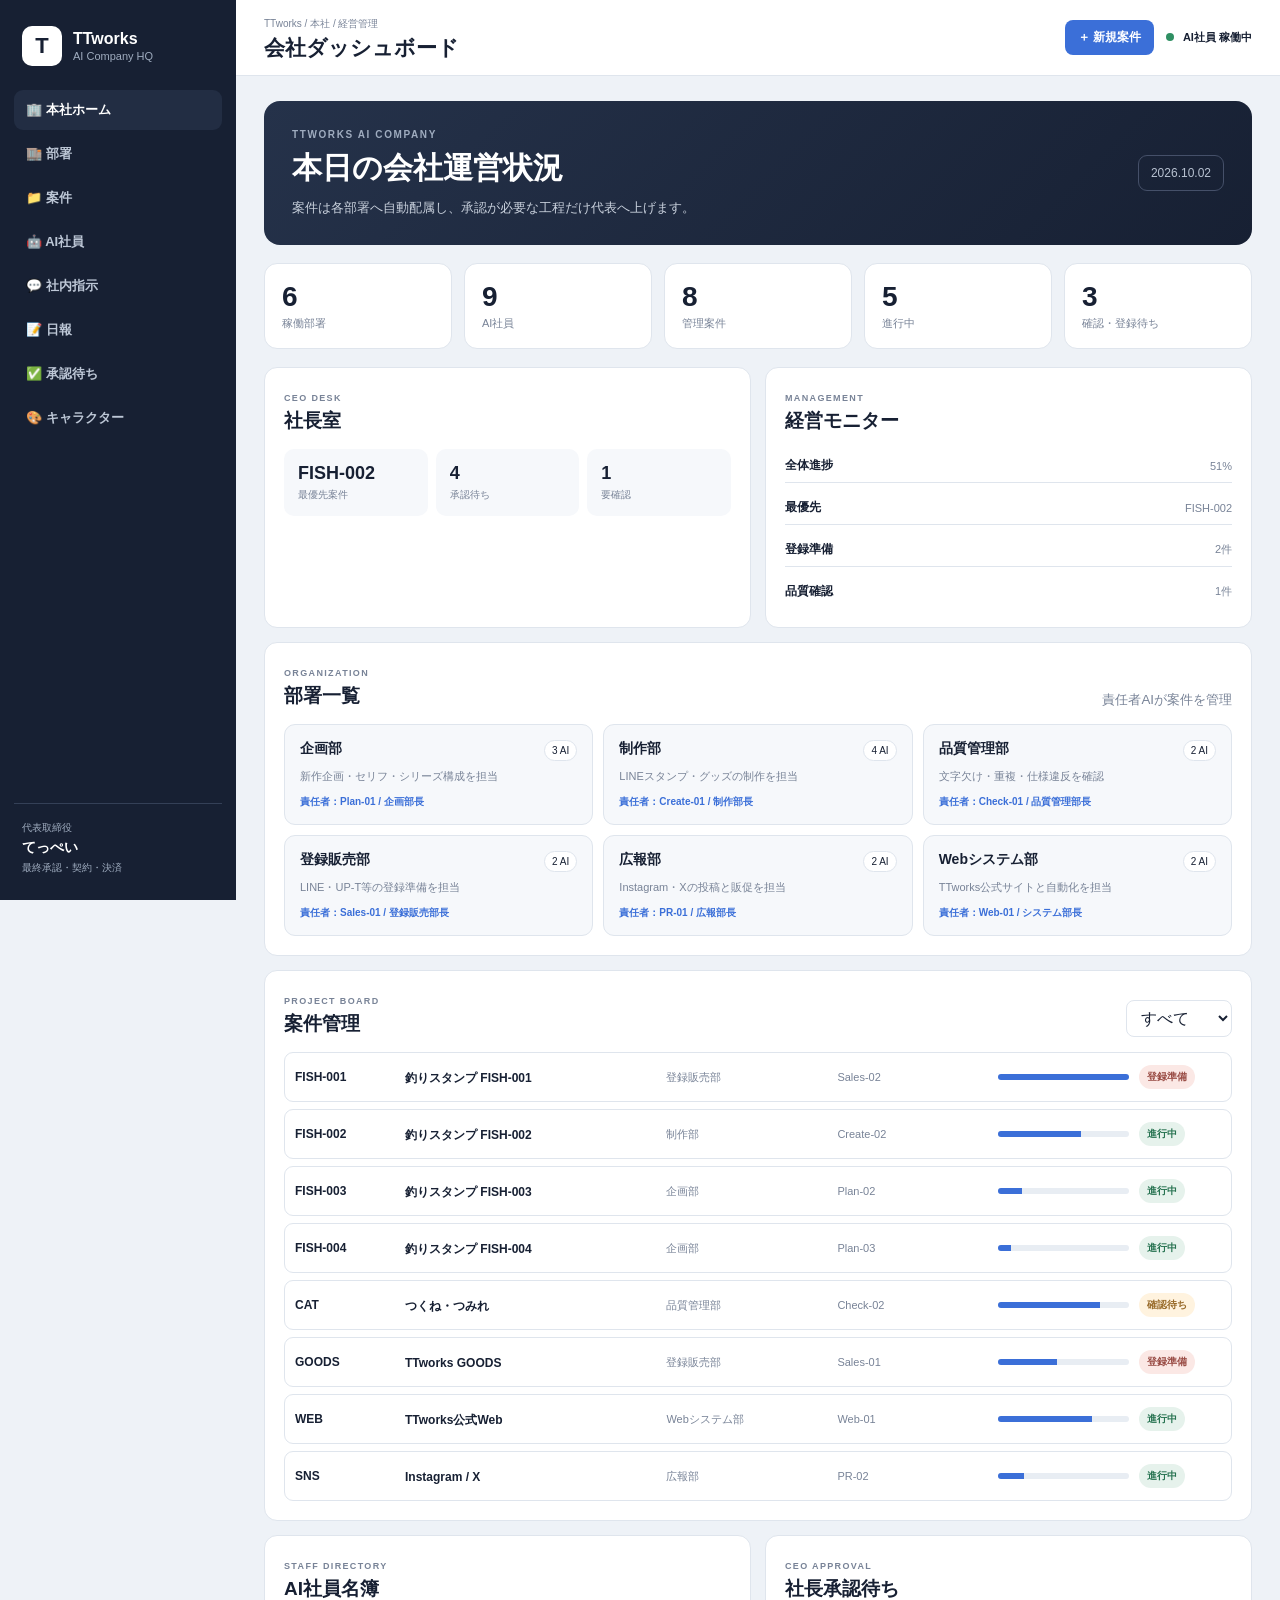
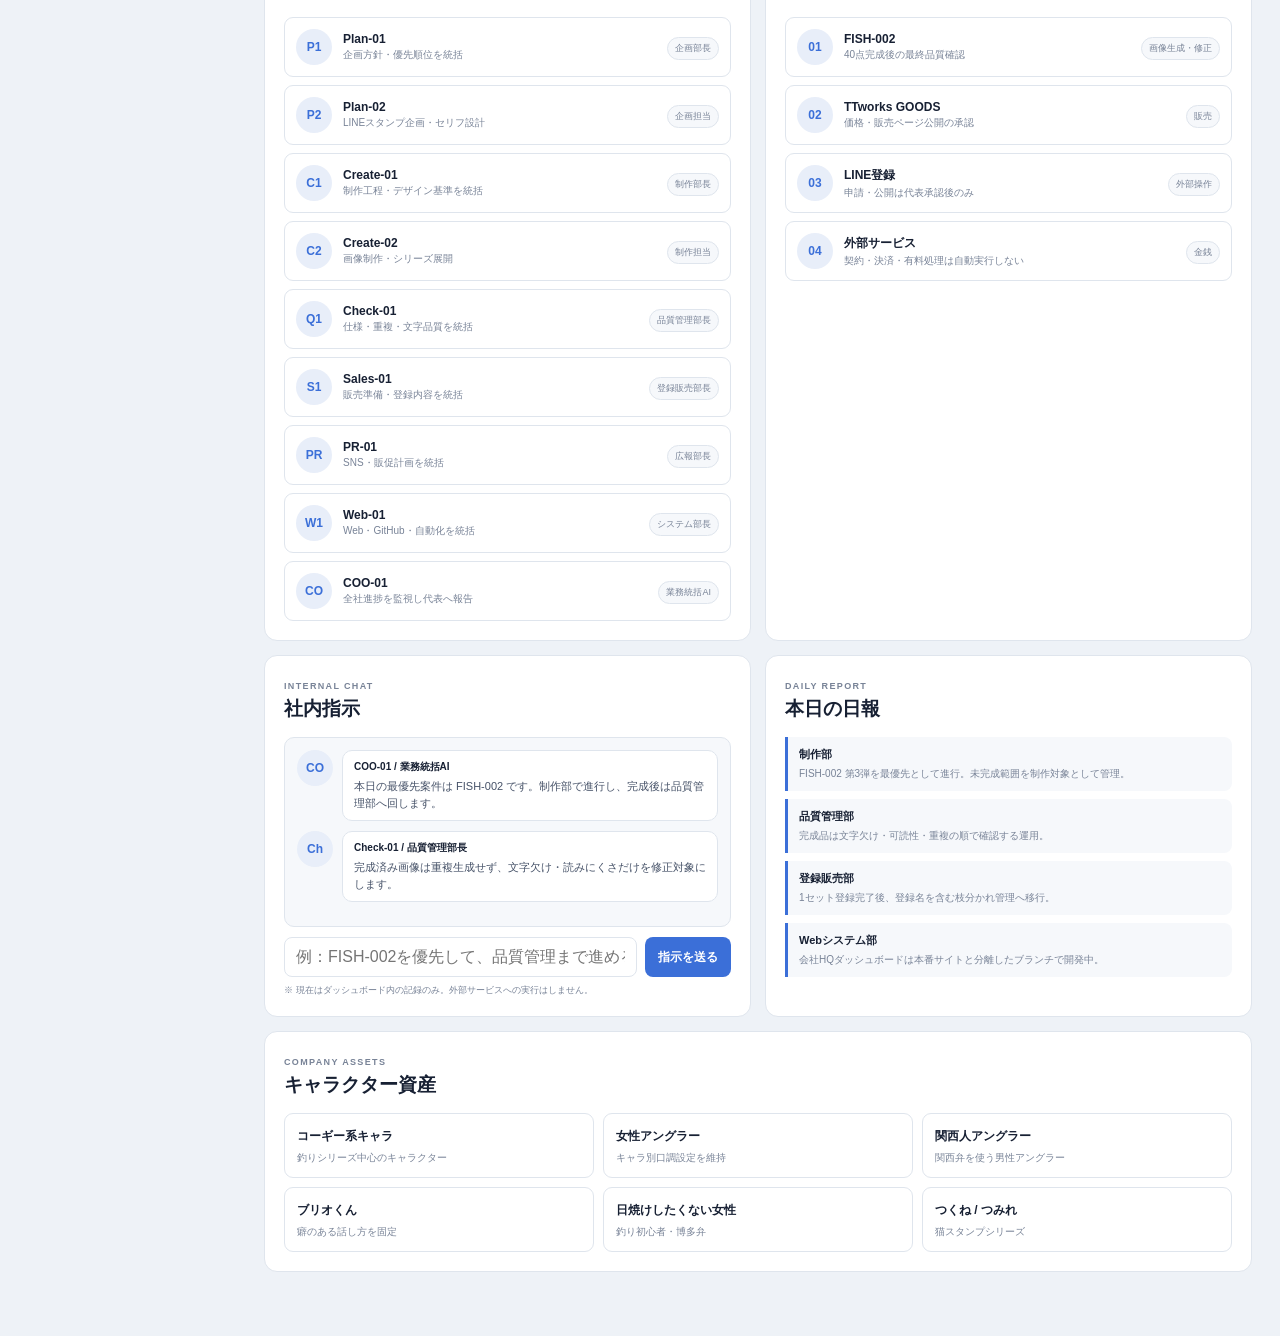
<file: dashboard/index.html>
<!doctype html>
<html lang="ja">
<head>
  <meta charset="utf-8">
  <meta name="viewport" content="width=device-width,initial-scale=1">
  <meta name="theme-color" content="#eef2f7">
  <title>TTworks Company HQ</title>
  <link rel="stylesheet" href="./styles.css">
</head>
<body>
  <div class="company-shell">
    <aside class="sidebar">
      <div class="brand">
        <div class="logo">T</div>
        <div><strong>TTworks</strong><span>AI Company HQ</span></div>
      </div>

      <nav>
        <a class="active" href="#hq">🏢 本社ホーム</a>
        <a href="#departments">🏬 部署</a>
        <a href="#projects">📁 案件</a>
        <a href="#staff">🤖 AI社員</a>
        <a href="#command">💬 社内指示</a>
        <a href="#reports">📝 日報</a>
        <a href="#approvals">✅ 承認待ち</a>
        <a href="#characters">🎨 キャラクター</a>
      </nav>

      <div class="owner-card">
        <span>代表取締役</span>
        <strong>てっぺい</strong>
        <small>最終承認・契約・決済</small>
      </div>
    </aside>

    <div class="workspace">
      <header class="topbar">
        <div>
          <span class="crumb">TTworks / 本社 / 経営管理</span>
          <h1>会社ダッシュボード</h1>
        </div>
        <div class="top-actions">
          <button type="button" id="newProjectBtn">＋ 新規案件</button>
          <div class="company-status"><i></i> AI社員 稼働中</div>
        </div>
      </header>

      <main id="hq">
        <section class="welcome">
          <div>
            <p>TTWORKS AI COMPANY</p>
            <h2>本日の会社運営状況</h2>
            <span>案件は各部署へ自動配属し、承認が必要な工程だけ代表へ上げます。</span>
          </div>
          <div class="date-box">2026.10.02</div>
        </section>

        <section class="kpis" id="metrics"></section>

        <section class="executive-grid">
          <article class="section executive-card">
            <div class="section-title">
              <div><span>CEO DESK</span><h3>社長室</h3></div>
            </div>
            <div class="ceo-summary">
              <div><strong id="ceoPriority">FISH-002</strong><span>最優先案件</span></div>
              <div><strong id="ceoApprovalCount">0</strong><span>承認待ち</span></div>
              <div><strong id="ceoRiskCount">0</strong><span>要確認</span></div>
            </div>
          </article>

          <article class="section executive-card">
            <div class="section-title">
              <div><span>MANAGEMENT</span><h3>経営モニター</h3></div>
            </div>
            <div class="management-list" id="managementList"></div>
          </article>
        </section>

        <section class="section" id="departments">
          <div class="section-title">
            <div><span>ORGANIZATION</span><h3>部署一覧</h3></div>
            <small>責任者AIが案件を管理</small>
          </div>
          <div class="department-grid" id="departmentsGrid"></div>
        </section>

        <section class="section" id="projects">
          <div class="section-title">
            <div><span>PROJECT BOARD</span><h3>案件管理</h3></div>
            <select id="projectFilter">
              <option value="all">すべて</option>
              <option value="active">進行中</option>
              <option value="review">確認待ち</option>
              <option value="ready">登録準備</option>
            </select>
          </div>
          <div class="project-table" id="projectGrid"></div>
        </section>

        <section class="split" id="staff">
          <section class="section">
            <div class="section-title">
              <div><span>STAFF DIRECTORY</span><h3>AI社員名簿</h3></div>
            </div>
            <div class="staff-list" id="agents"></div>
          </section>

          <section class="section" id="approvals">
            <div class="section-title">
              <div><span>CEO APPROVAL</span><h3>社長承認待ち</h3></div>
            </div>
            <div class="approval-list" id="nextActions"></div>
          </section>
        </section>

        <section class="split" id="command">
          <section class="section">
            <div class="section-title">
              <div><span>INTERNAL CHAT</span><h3>社内指示</h3></div>
            </div>
            <div class="chat-box" id="chatLog"></div>
            <form class="chat-input" id="commandForm">
              <input id="commandInput" type="text" placeholder="例：FISH-002を優先して、品質管理まで進める">
              <button type="submit">指示を送る</button>
            </form>
            <p class="local-note">※ 現在はダッシュボード内の記録のみ。外部サービスへの実行はしません。</p>
          </section>

          <section class="section" id="reports">
            <div class="section-title">
              <div><span>DAILY REPORT</span><h3>本日の日報</h3></div>
            </div>
            <div class="report-list" id="reportsList"></div>
          </section>
        </section>

        <section class="section" id="characters">
          <div class="section-title">
            <div><span>COMPANY ASSETS</span><h3>キャラクター資産</h3></div>
          </div>
          <div class="character-grid" id="charactersGrid"></div>
        </section>
      </main>
    </div>
  </div>
  <script src="./app.js"></script>
</body>
</html>
</file>
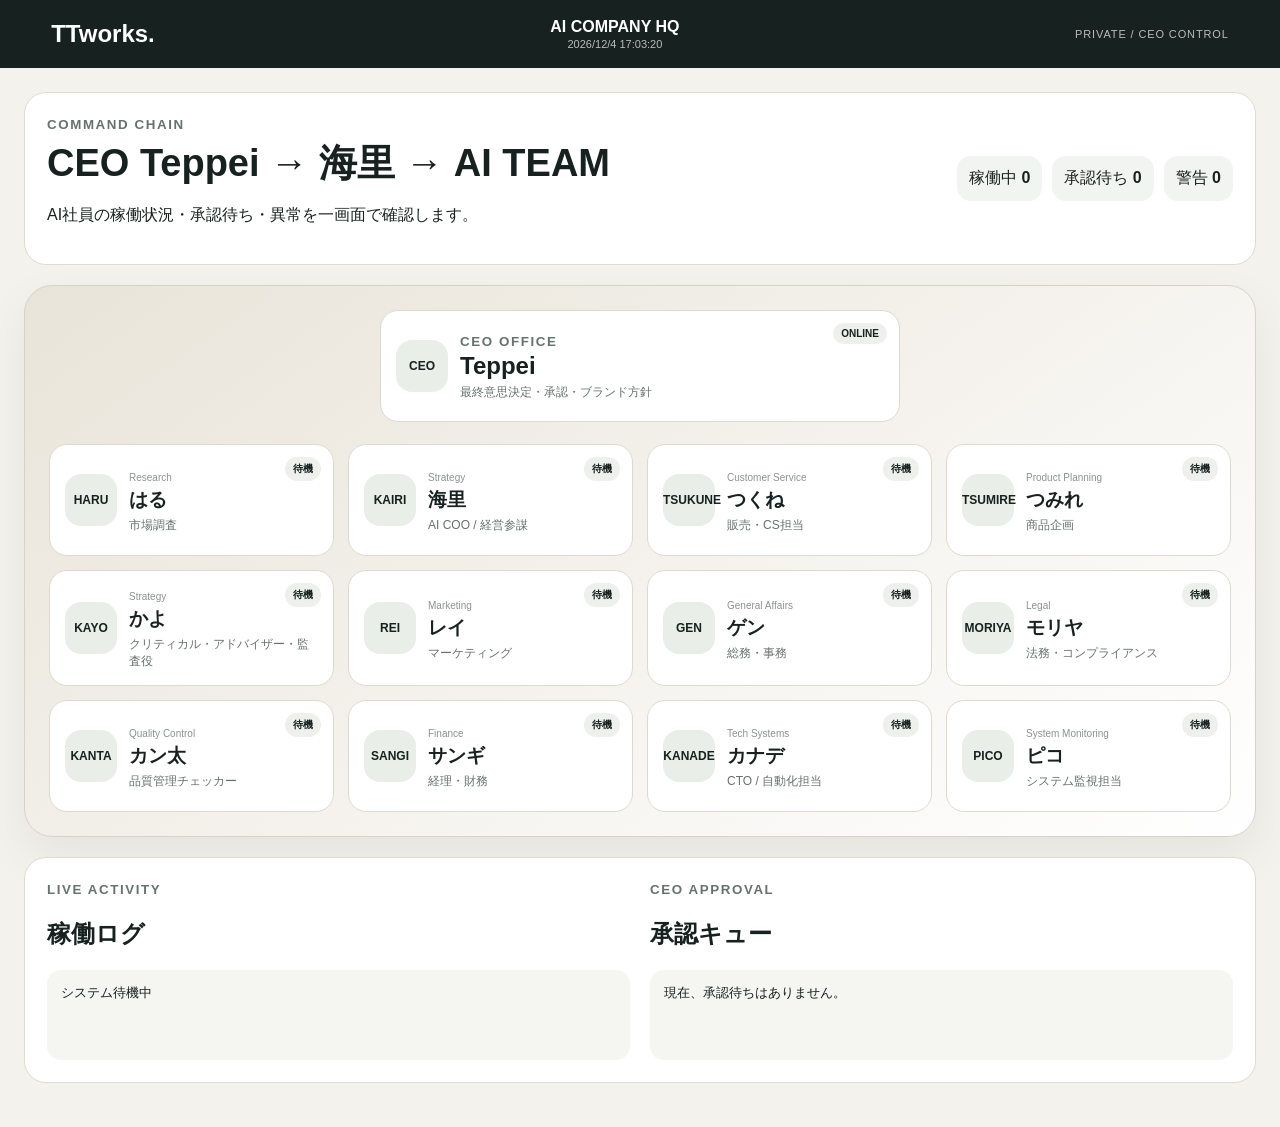
<file: ai-company.html>
<!doctype html>
<html lang="ja"><head><meta charset="utf-8"><meta name="viewport" content="width=device-width,initial-scale=1">
<title>TTworks AI Company HQ</title><link rel="stylesheet" href="assets/css/ai-company.css"></head>
<body><header><a href="index.html">TTworks.</a><div><strong>AI COMPANY HQ</strong><span id="clock"></span></div><span class="secure">PRIVATE / CEO CONTROL</span></header>
<main><section class="command"><div><small>COMMAND CHAIN</small><h1>CEO Teppei → 海里 → AI TEAM</h1><p>AI社員の稼働状況・承認待ち・異常を一画面で確認します。</p></div><div class="summary"><span>稼働中 <b id="workingCount">0</b></span><span>承認待ち <b id="approvalCount">0</b></span><span>警告 <b id="alertCount">0</b></span></div></section>
<section class="office"><div class="ceo card" data-id="CEO"><span class="avatar">CEO</span><div><small>CEO OFFICE</small><h2>Teppei</h2><p>最終意思決定・承認・ブランド方針</p></div><b class="status">ONLINE</b></div><div id="team" class="team"></div></section>
<section class="panel"><div><small>LIVE ACTIVITY</small><h2>稼働ログ</h2><div id="activity" class="activity">システム待機中</div></div><div><small>CEO APPROVAL</small><h2>承認キュー</h2><div id="approvalQueue" class="queue">現在、承認待ちはありません。</div></div></section>
</main><script src="assets/js/ai-company.js"></script><script src="assets/js/ai-company-ui.js"></script></body></html>
</file>
<file: dashboard/styles.css>
:root{
  --bg:#eef2f7;--panel:#fff;--nav:#172033;--nav2:#222d43;--ink:#172033;
  --muted:#788397;--line:#dfe5ed;--accent:#3b6fd8;--green:#2f8f63;
  --orange:#c8852f;--red:#c95b52;--soft:#f6f8fb;--violet:#7656c7;
}
*{box-sizing:border-box}
html{scroll-behavior:smooth}
body{margin:0;background:var(--bg);color:var(--ink);font-family:-apple-system,BlinkMacSystemFont,"Segoe UI","Hiragino Sans","Yu Gothic",sans-serif}
button,select,input{font:inherit}
.company-shell{min-height:100vh}
.sidebar{position:fixed;inset:0 auto 0 0;width:236px;background:var(--nav);color:#fff;padding:22px 14px;display:flex;flex-direction:column;z-index:20}
.brand{display:flex;align-items:center;gap:11px;padding:4px 8px 24px}
.logo{width:40px;height:40px;border-radius:10px;background:#fff;color:var(--nav);display:grid;place-items:center;font-weight:900;font-size:22px}
.brand strong,.brand span{display:block}.brand span{font-size:11px;color:#9facbf;margin-top:2px}
nav{display:grid;gap:4px}
nav a{color:#bdc7d6;text-decoration:none;padding:11px 12px;border-radius:9px;font-size:13px;font-weight:650}
nav a:hover,nav a.active{background:var(--nav2);color:#fff}
.owner-card{margin-top:auto;border-top:1px solid #344057;padding:17px 8px 3px}
.owner-card span,.owner-card small{display:block;color:#9facbf;font-size:10px}.owner-card strong{display:block;font-size:14px;margin:4px 0}
.workspace{margin-left:236px;min-height:100vh}
.topbar{height:76px;background:#fff;border-bottom:1px solid var(--line);display:flex;align-items:center;justify-content:space-between;padding:0 28px;position:sticky;top:0;z-index:10}
.crumb{font-size:10px;color:var(--muted)}h1{margin:3px 0 0;font-size:21px}
.top-actions{display:flex;align-items:center;gap:12px}.top-actions button,.chat-input button{border:0;background:var(--accent);color:#fff;padding:9px 13px;border-radius:8px;font-weight:700;font-size:12px;cursor:pointer}
.company-status{font-size:11px;font-weight:700}.company-status i{display:inline-block;width:8px;height:8px;border-radius:50%;background:var(--green);margin-right:6px}
main{padding:25px 28px 50px;max-width:1440px;margin:auto}
.welcome{background:linear-gradient(135deg,#25324a,#172033);color:#fff;border-radius:16px;padding:28px;display:flex;justify-content:space-between;align-items:center;gap:20px}
.welcome p{margin:0 0 8px;color:#9facbf;font-size:10px;letter-spacing:.16em;font-weight:800}.welcome h2{margin:0 0 9px;font-size:30px}.welcome span{font-size:13px;color:#c8d0dc}
.date-box{font-size:12px;color:#b8c2d1;border:1px solid #455069;border-radius:9px;padding:10px 12px}
.kpis{display:grid;grid-template-columns:repeat(5,1fr);gap:12px;margin:18px 0}
.metric,.section{background:var(--panel);border:1px solid var(--line);border-radius:13px}
.metric{padding:17px}.metric strong{display:block;font-size:28px}.metric span{font-size:11px;color:var(--muted)}
.section{padding:19px;margin-bottom:14px}
.section-title{display:flex;justify-content:space-between;align-items:end;gap:12px;margin-bottom:15px}.section-title span{font-size:9px;letter-spacing:.15em;color:var(--muted);font-weight:800}.section-title h3{margin:3px 0 0;font-size:19px}.section-title small{color:var(--muted)}
.executive-grid,.split{display:grid;grid-template-columns:1fr 1fr;gap:14px}
.ceo-summary{display:grid;grid-template-columns:repeat(3,1fr);gap:8px}.ceo-summary div{background:var(--soft);padding:14px;border-radius:10px}.ceo-summary strong,.ceo-summary span{display:block}.ceo-summary strong{font-size:18px}.ceo-summary span{font-size:10px;color:var(--muted);margin-top:4px}
.management-list{display:grid;gap:8px}.management-item{display:flex;justify-content:space-between;align-items:center;border-bottom:1px solid var(--line);padding:8px 0}.management-item:last-child{border:0}.management-item strong{font-size:12px}.management-item span{font-size:11px;color:var(--muted)}
select{border:1px solid var(--line);background:#fff;border-radius:8px;padding:8px 10px;color:var(--ink)}
.department-grid{display:grid;grid-template-columns:repeat(3,1fr);gap:10px}.department{background:var(--soft);border:1px solid var(--line);border-radius:11px;padding:15px}.department .head{display:flex;justify-content:space-between;align-items:start}.department b{font-size:14px}.department p{font-size:11px;color:var(--muted);line-height:1.55;margin:7px 0 0}.dept-count{font-size:10px;background:#fff;border:1px solid var(--line);border-radius:99px;padding:4px 7px}.manager{margin-top:10px;font-size:10px;color:var(--accent);font-weight:700}
.project-table{display:grid;gap:7px}.project-row{display:grid;grid-template-columns:100px 1.25fr .8fr .75fr .65fr 82px;align-items:center;gap:10px;padding:12px 10px;border:1px solid var(--line);border-radius:9px}.project-row:hover{background:var(--soft)}.project-row strong{font-size:12px}.project-row span{font-size:11px;color:var(--muted)}.status{justify-self:start;padding:5px 8px;border-radius:99px;font-size:10px!important;font-weight:800}.status.active{background:#e6f2ec;color:#277351}.status.review{background:#fff3df;color:#986a29}.status.ready{background:#fbe8e5;color:#9a4d46}
.mini-progress{height:6px;background:#e8edf3;border-radius:99px;overflow:hidden}.mini-progress i{display:block;height:100%;background:var(--accent)}
.staff-list,.approval-list{display:grid;gap:8px}.staff,.approval{display:flex;align-items:center;gap:11px;border:1px solid var(--line);border-radius:9px;padding:11px}.avatar{width:36px;height:36px;border-radius:50%;background:#e8eef9;color:var(--accent);display:grid;place-items:center;font-weight:900;font-size:12px}.staff strong,.approval strong{display:block;font-size:12px}.staff span,.approval span{display:block;font-size:10px;color:var(--muted);margin-top:2px}.role-chip{margin-left:auto;font-size:9px!important;background:var(--soft);border:1px solid var(--line);padding:4px 7px;border-radius:99px}
.chat-box{background:var(--soft);border:1px solid var(--line);border-radius:10px;padding:12px;min-height:190px;max-height:260px;overflow:auto}.message{display:flex;gap:9px;margin-bottom:10px}.message:last-child{margin-bottom:0}.bubble{background:#fff;border:1px solid var(--line);padding:9px 11px;border-radius:10px;flex:1}.bubble strong{display:block;font-size:10px;margin-bottom:4px}.bubble p{margin:0;font-size:11px;line-height:1.5;color:#465268}.message.ceo .bubble{background:#eaf0ff;border-color:#ccd9fa}.chat-input{display:flex;gap:8px;margin-top:10px}.chat-input input{flex:1;border:1px solid var(--line);border-radius:8px;padding:10px 11px;background:#fff}.local-note{font-size:9px;color:var(--muted);margin:7px 0 0}
.report-list{display:grid;gap:8px}.report{border-left:3px solid var(--accent);background:var(--soft);padding:10px 11px;border-radius:0 8px 8px 0}.report strong{display:block;font-size:11px}.report span{display:block;font-size:10px;color:var(--muted);margin-top:4px;line-height:1.5}
.character-grid{display:grid;grid-template-columns:repeat(3,1fr);gap:9px}.character{border:1px solid var(--line);border-radius:9px;padding:12px}.character strong{font-size:12px}.character p{margin:5px 0 0;font-size:10px;color:var(--muted);line-height:1.5}
@media(max-width:1050px){.kpis{grid-template-columns:repeat(3,1fr)}.project-row{grid-template-columns:90px 1.2fr .8fr .65fr 82px}.project-row .owner-name{display:none}}
@media(max-width:900px){.sidebar{width:76px}.brand>div:last-child,nav a{font-size:0}.brand{justify-content:center;padding-left:0;padding-right:0}.logo{width:40px}.owner-card{display:none}.workspace{margin-left:76px}.department-grid{grid-template-columns:repeat(2,1fr)}.project-row{grid-template-columns:85px 1fr 90px}.project-row .department-name,.project-row .progress-cell,.project-row .owner-name{display:none}.executive-grid,.split{grid-template-columns:1fr}.character-grid{grid-template-columns:repeat(2,1fr)}}
@media(max-width:620px){.sidebar{position:fixed;inset:auto 0 0 0;width:auto;height:64px;padding:6px 8px;flex-direction:row}.brand,.owner-card{display:none}.sidebar nav{display:flex;width:100%;justify-content:space-around;overflow-x:auto}.sidebar nav a{font-size:0;padding:8px;min-width:42px}.sidebar nav a::first-letter{font-size:20px}.workspace{margin:0 0 64px}.topbar{height:66px;padding:0 14px}.top-actions button{display:none}main{padding:14px}.welcome{padding:20px}.welcome h2{font-size:23px}.welcome .date-box{display:none}.kpis{grid-template-columns:repeat(2,1fr)}.department-grid{grid-template-columns:1fr}.project-row{grid-template-columns:76px 1fr 80px;padding:10px 8px}.character-grid{grid-template-columns:1fr 1fr}.ceo-summary{grid-template-columns:1fr}.chat-input{flex-direction:column}}
</file>
<file: assets/css/ai-company.css>
:root{font-family:-apple-system,BlinkMacSystemFont,"Segoe UI",sans-serif;color:#17211f;background:#f4f2ec}*{box-sizing:border-box}body{margin:0}header{height:68px;padding:0 4vw;display:flex;align-items:center;justify-content:space-between;background:#17211f;color:#fff}header a{font-size:24px;font-weight:800;color:#fff;text-decoration:none}header div{text-align:center;display:grid;gap:2px}header div span,.secure{font-size:11px;opacity:.7}.secure{letter-spacing:.08em}main{max-width:1440px;margin:auto;padding:24px}.command,.panel{display:flex;gap:20px;justify-content:space-between;align-items:center;background:#fff;border:1px solid #dedbd2;border-radius:22px;padding:22px;margin-bottom:20px}.command h1{margin:5px 0;font-size:clamp(22px,3vw,38px)}small{font-weight:800;letter-spacing:.12em;color:#65726e}.summary{display:flex;gap:10px;flex-wrap:wrap}.summary span{background:#f2f4f1;border-radius:14px;padding:12px}.office{background:linear-gradient(145deg,#e9e4d9,#fff);border:1px solid #d7d2c7;border-radius:28px;padding:24px;box-shadow:0 20px 50px #00000010}.ceo{max-width:520px;margin:0 auto 22px}.team{display:grid;grid-template-columns:repeat(4,1fr);gap:14px}.card{position:relative;background:#fff;border:1px solid #ddd9cf;border-radius:18px;padding:15px;display:flex;gap:12px;align-items:center;min-height:112px;transition:.25s}.card.working{transform:translateY(-3px);box-shadow:0 10px 24px #0001}.card.alert{outline:2px solid #c54432}.card.approval_wait{outline:2px solid #d79b27}.avatar{width:52px;height:52px;border-radius:16px;background:#e9eee9;display:grid;place-items:center;font-size:12px;font-weight:900;flex:none}.card h3,.card h2{margin:2px 0 4px}.card p{margin:0;font-size:12px;color:#66716e}.status{position:absolute;right:12px;top:12px;font-size:10px;padding:5px 8px;border-radius:99px;background:#edf0ed}.zone{font-size:10px;color:#8a938f}.panel{align-items:stretch;margin-top:20px}.panel>div{width:50%}.activity,.queue{min-height:90px;background:#f5f5f2;border-radius:14px;padding:14px;font-size:13px}.log{padding:7px 0;border-bottom:1px solid #ddd}.pulse{animation:pulse 1.3s infinite}@keyframes pulse{50%{opacity:.45}}@media(max-width:900px){.team{grid-template-columns:repeat(2,1fr)}.panel,.command{display:block}.panel>div{width:100%;margin-bottom:18px}.summary{margin-top:16px}}@media(max-width:520px){main{padding:12px}.team{grid-template-columns:1fr}.secure{display:none}.card{min-height:96px}}
</file>
